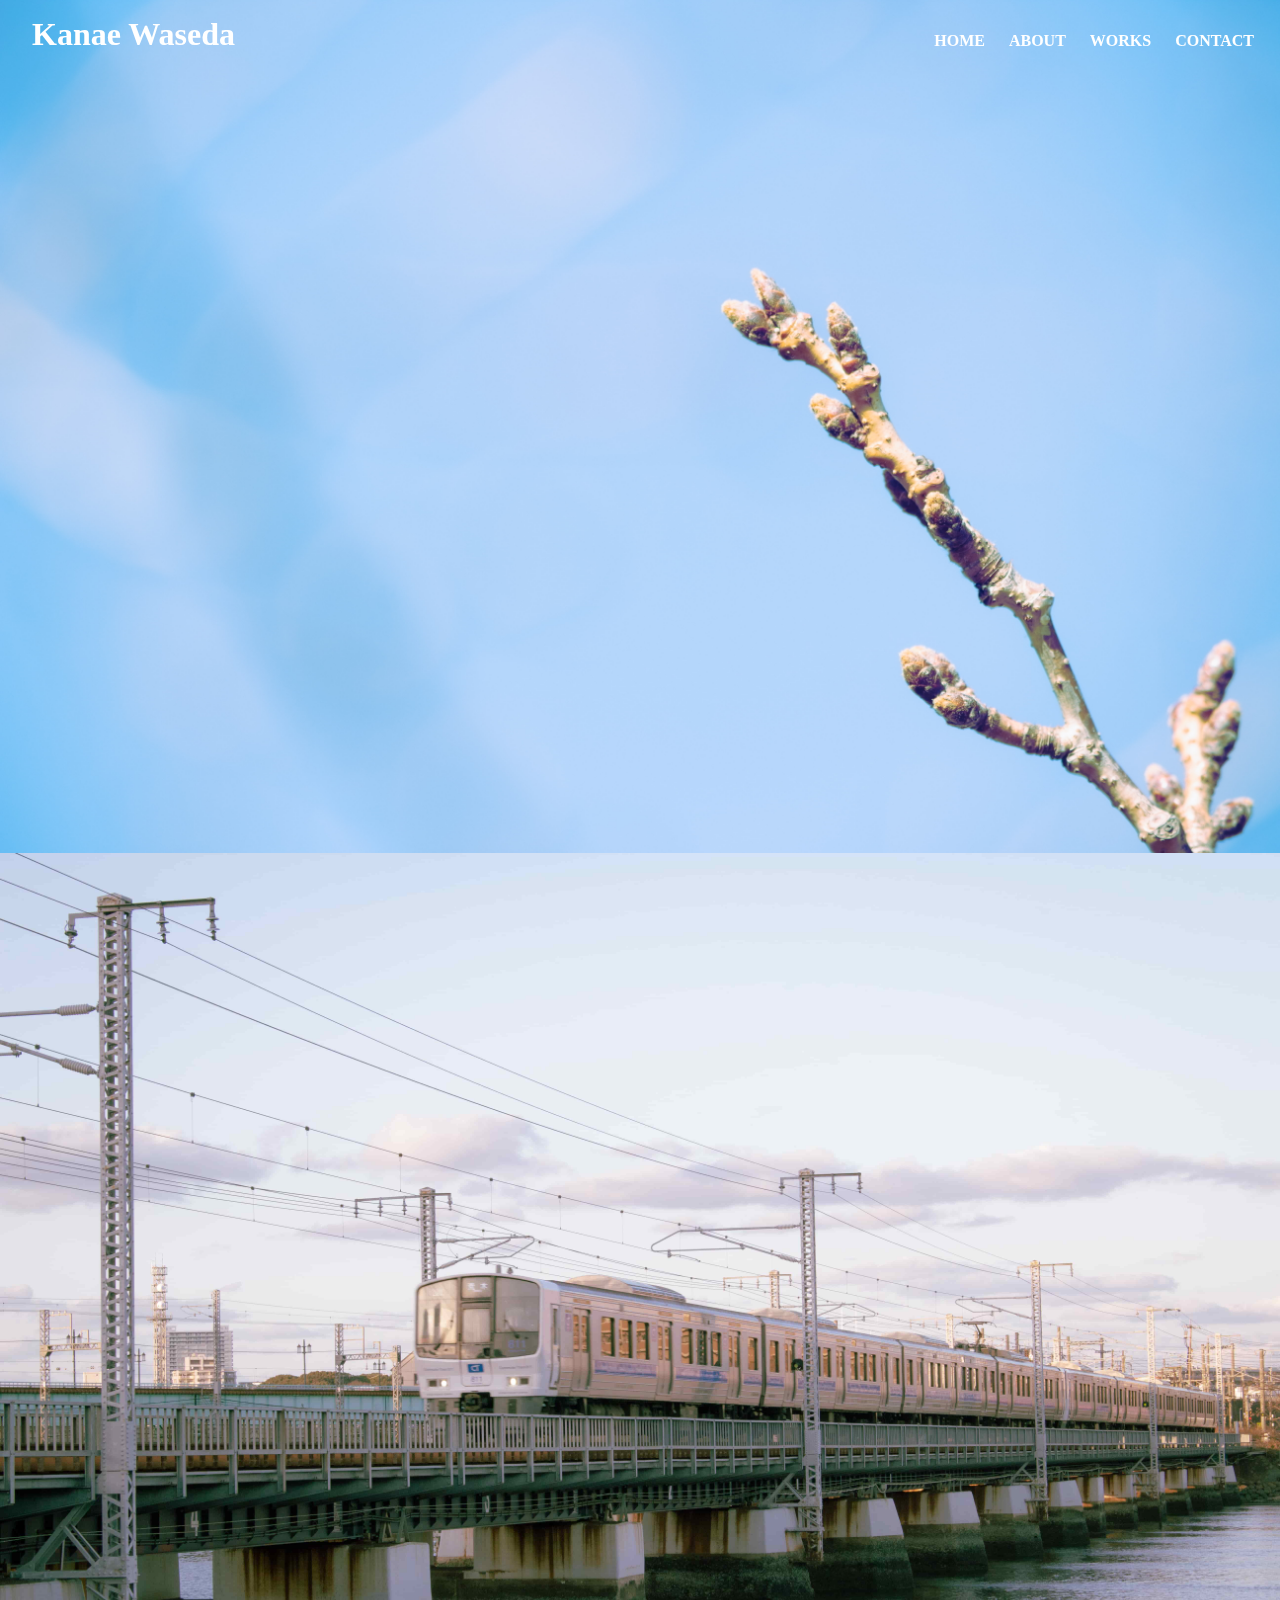
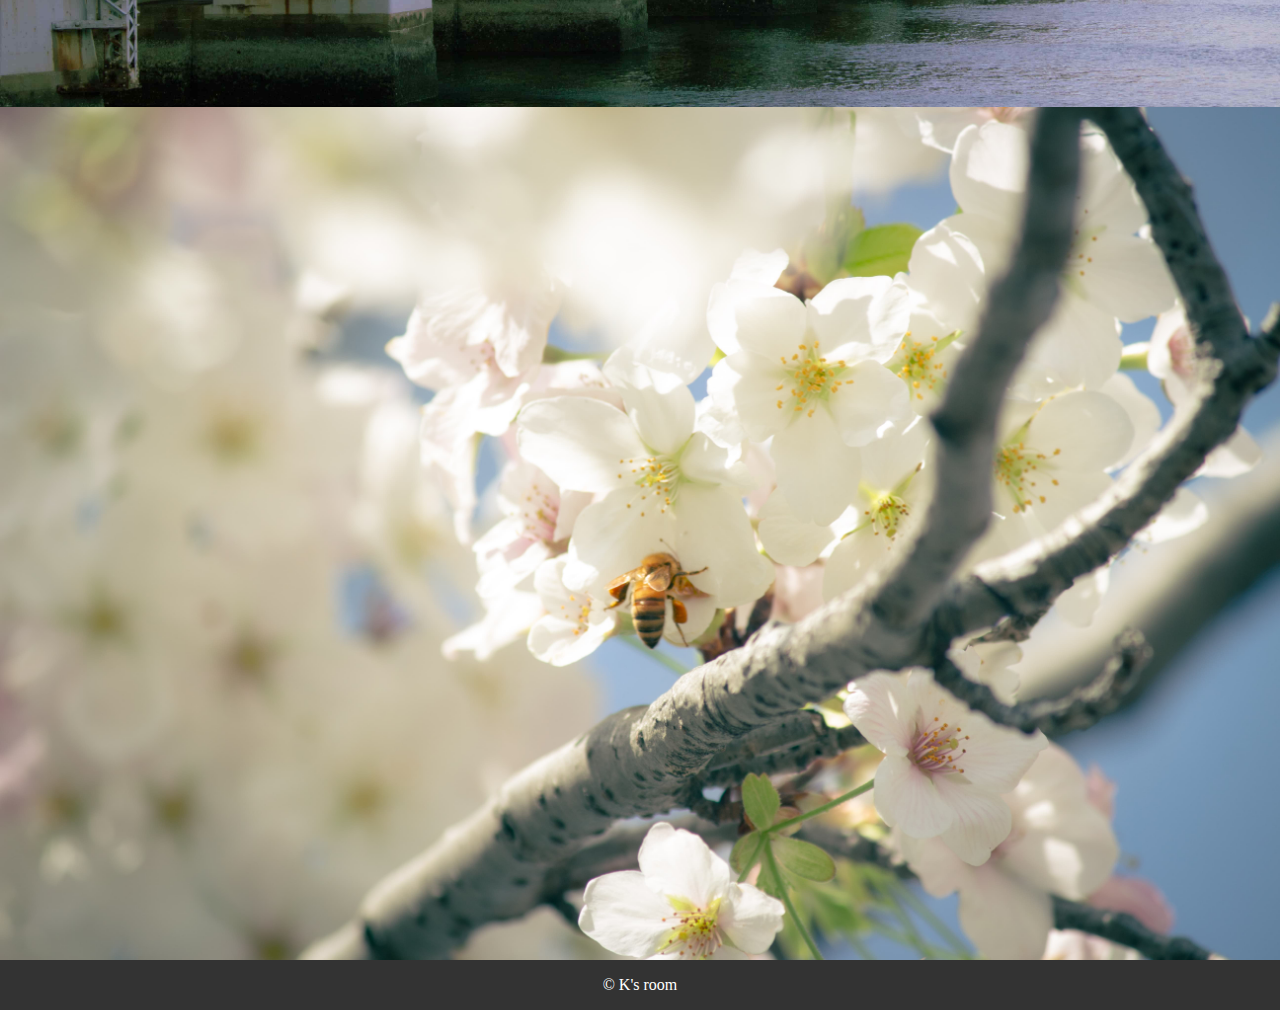
<file: index.html>
<!DOCTYPE html>

<html lang="ja">

<head>

    <meta charset="UTF-8">
    <meta name="viewport" content="width=device-width, initial-scale=1.0">
    <title>Home</title>
    <link rel="stylesheet" href="home.css">

</head>

<body>

    <div id="wrap">

        <header>
            <div class="sticky">
                <h1>Kanae Waseda</h1>

                <nav>

                    <ul>

                        <li><a href="../HOME/index.html">HOME</a></li>
                        <li><a href="./ABOUT/about.html">ABOUT</a></li>
                        <li><a href="./WORKS/works.html">WORKS</a></li>
                        <li><a href="./CONTACT/contact.html">CONTACT</a></li>

                    </ul>

                </nav>
            </div>

            <img src="images/03.jpg" alt="メインビジュアル">
            <img src="images/02.jpg" alt="メインビジュアル">
            <img src="images/01.jpg" alt="メインビジュアル">


        </header>

        <footer>

            <p>&copy; K's room </p>

        </footer>

    </div><!-- #wrap-->

</body>

</html>
</file>
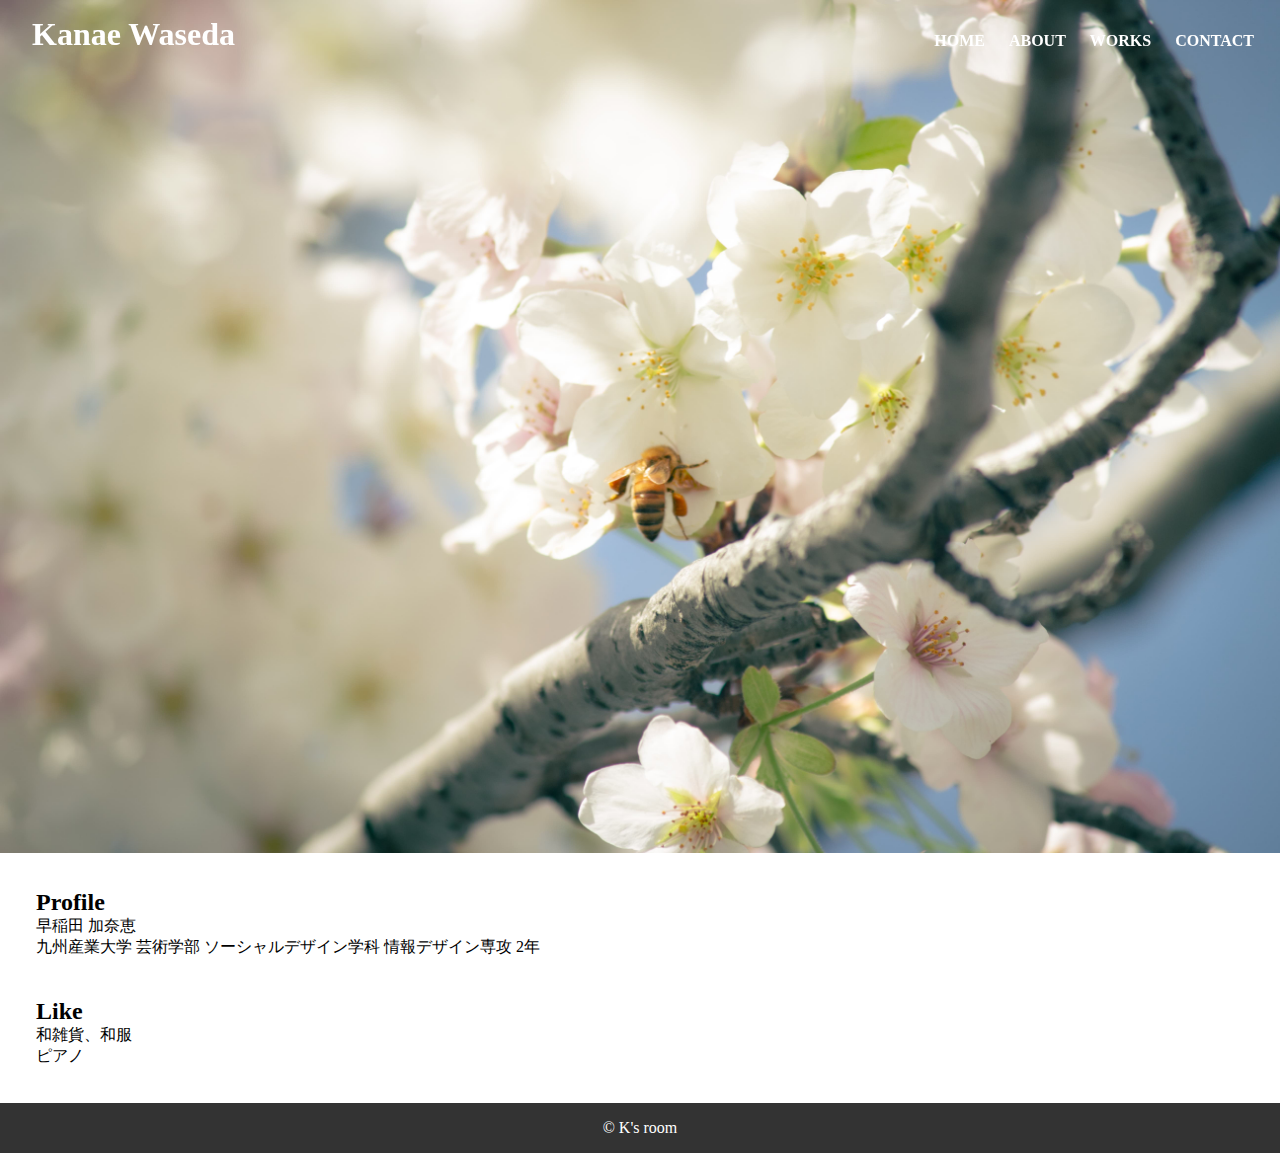
<file: ABOUT/about.html>
<!DOCTYPE html>

<html lang="ja">

<head>

    <meta charset="UTF-8">
    <meta name="viewport" content="width=device-width, initial-scale=1.0">
    <title>About</title>
    <link rel="stylesheet" href="about.css">

</head>

<body>

    <div id="wrap">

        <header>
            <div class="sticky">
                <h1>Kanae Waseda</h1>

                <nav>

                    <ul>

                        <li><a href="../index.html">HOME</a></li>
                        <li><a href="../ABOUT/about.html">ABOUT</a></li>
                        <li><a href="../WORKS/works.html">WORKS</a></li>
                        <li><a href="../CONTACT/contact.html">CONTACT</a></li>

                    </ul>

                </nav>
            </div>

            <img src="images/01.jpg" alt="メインビジュアル">

        </header>

        <main>

            <section>

                <h2>Profile</h2>
                <p>早稲田 加奈恵</p>
                <p>九州産業大学 芸術学部 ソーシャルデザイン学科 情報デザイン専攻 2年</p>

            </section>

            <section>

                <h2>Like</h2>
                <p>和雑貨、和服</p>
                <p>ピアノ</p>

            </section>

        </main>

        <footer>

            <p>&copy; K's room </p>

        </footer>

    </div><!-- #wrap-->

</body>

</html>
</file>
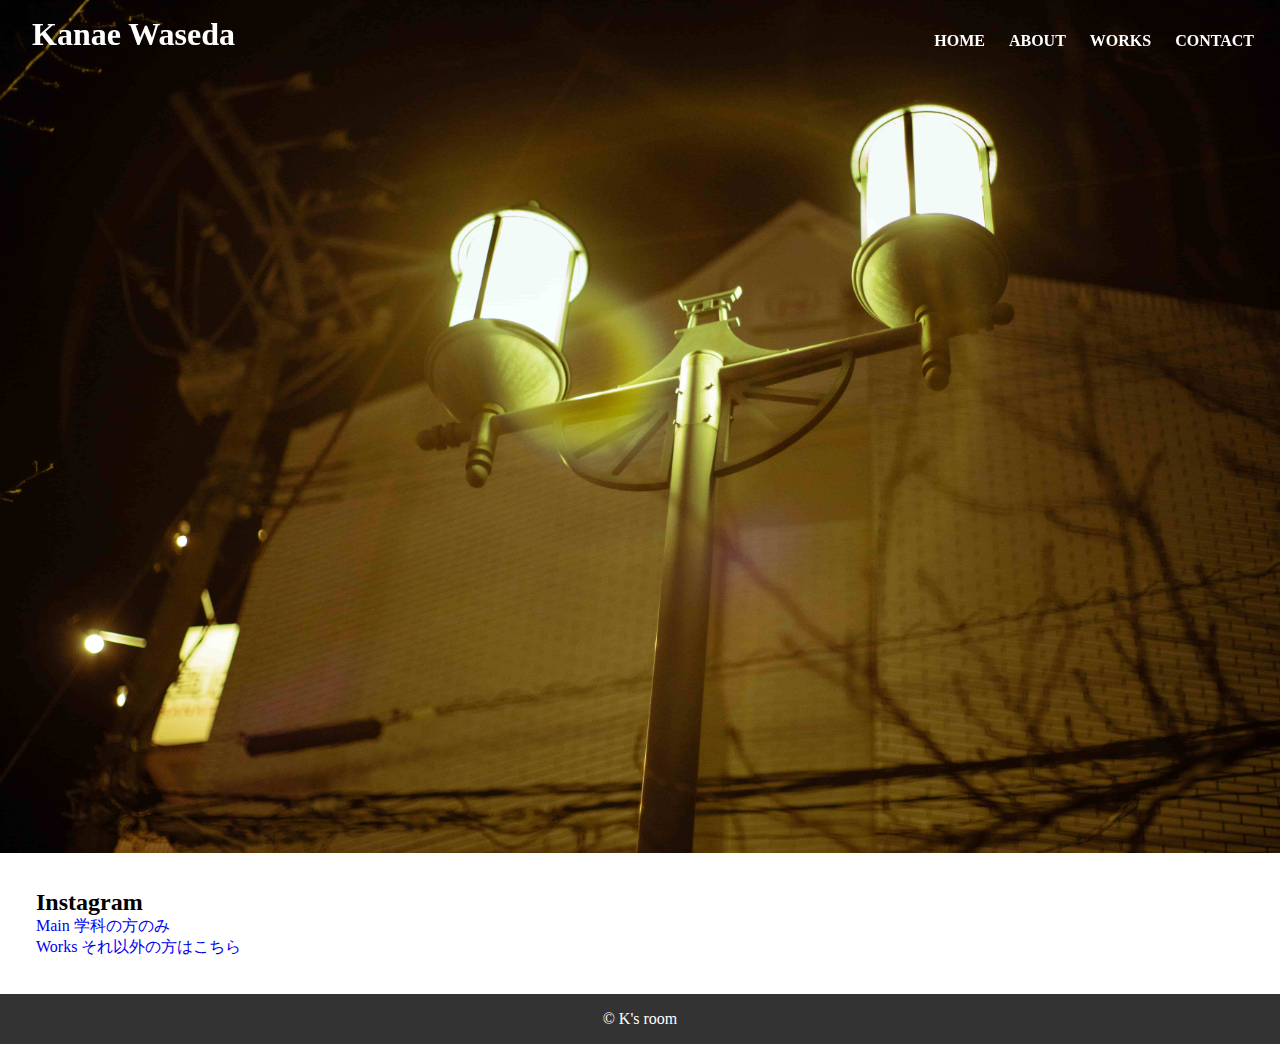
<file: CONTACT/contact.html>
<!DOCTYPE html>

<html lang="ja">

<head>

    <meta charset="UTF-8">
    <meta name="viewport" content="width=device-width, initial-scale=1.0">
    <title>Contact</title>
    <link rel="stylesheet" href="contact.css">

</head>

<body>

    <div id="wrap">

        <header>
            <div class="sticky">
                <h1>Kanae Waseda</h1>

                <nav>

                    <ul>

                        <li><a href="../index.html">HOME</a></li>
                        <li><a href="../ABOUT/about.html">ABOUT</a></li>
                        <li><a href="../WORKS/works.html">WORKS</a></li>
                        <li><a href="../CONTACT/contact.html">CONTACT</a></li>

                    </ul>

                </nav>
            </div>

            <img src="images/01.jpg" alt="メインビジュアル">

        </header>

        <main>

            <section>

                <h2>Instagram</h2>
                <p><a href="https://www.instagram.com/k_wcollege/">Main 学科の方のみ</a></p>
                <P><a href="https://www.instagram.com/yu_hi.822?igsh=bDRwczA2ZXY2bHBv">Works それ以外の方はこちら</a></P>

            </section>

        </main>

        <footer>

            <p>&copy; K's room </p>

        </footer>

    </div><!-- #wrap-->

</body>

</html>
</file>
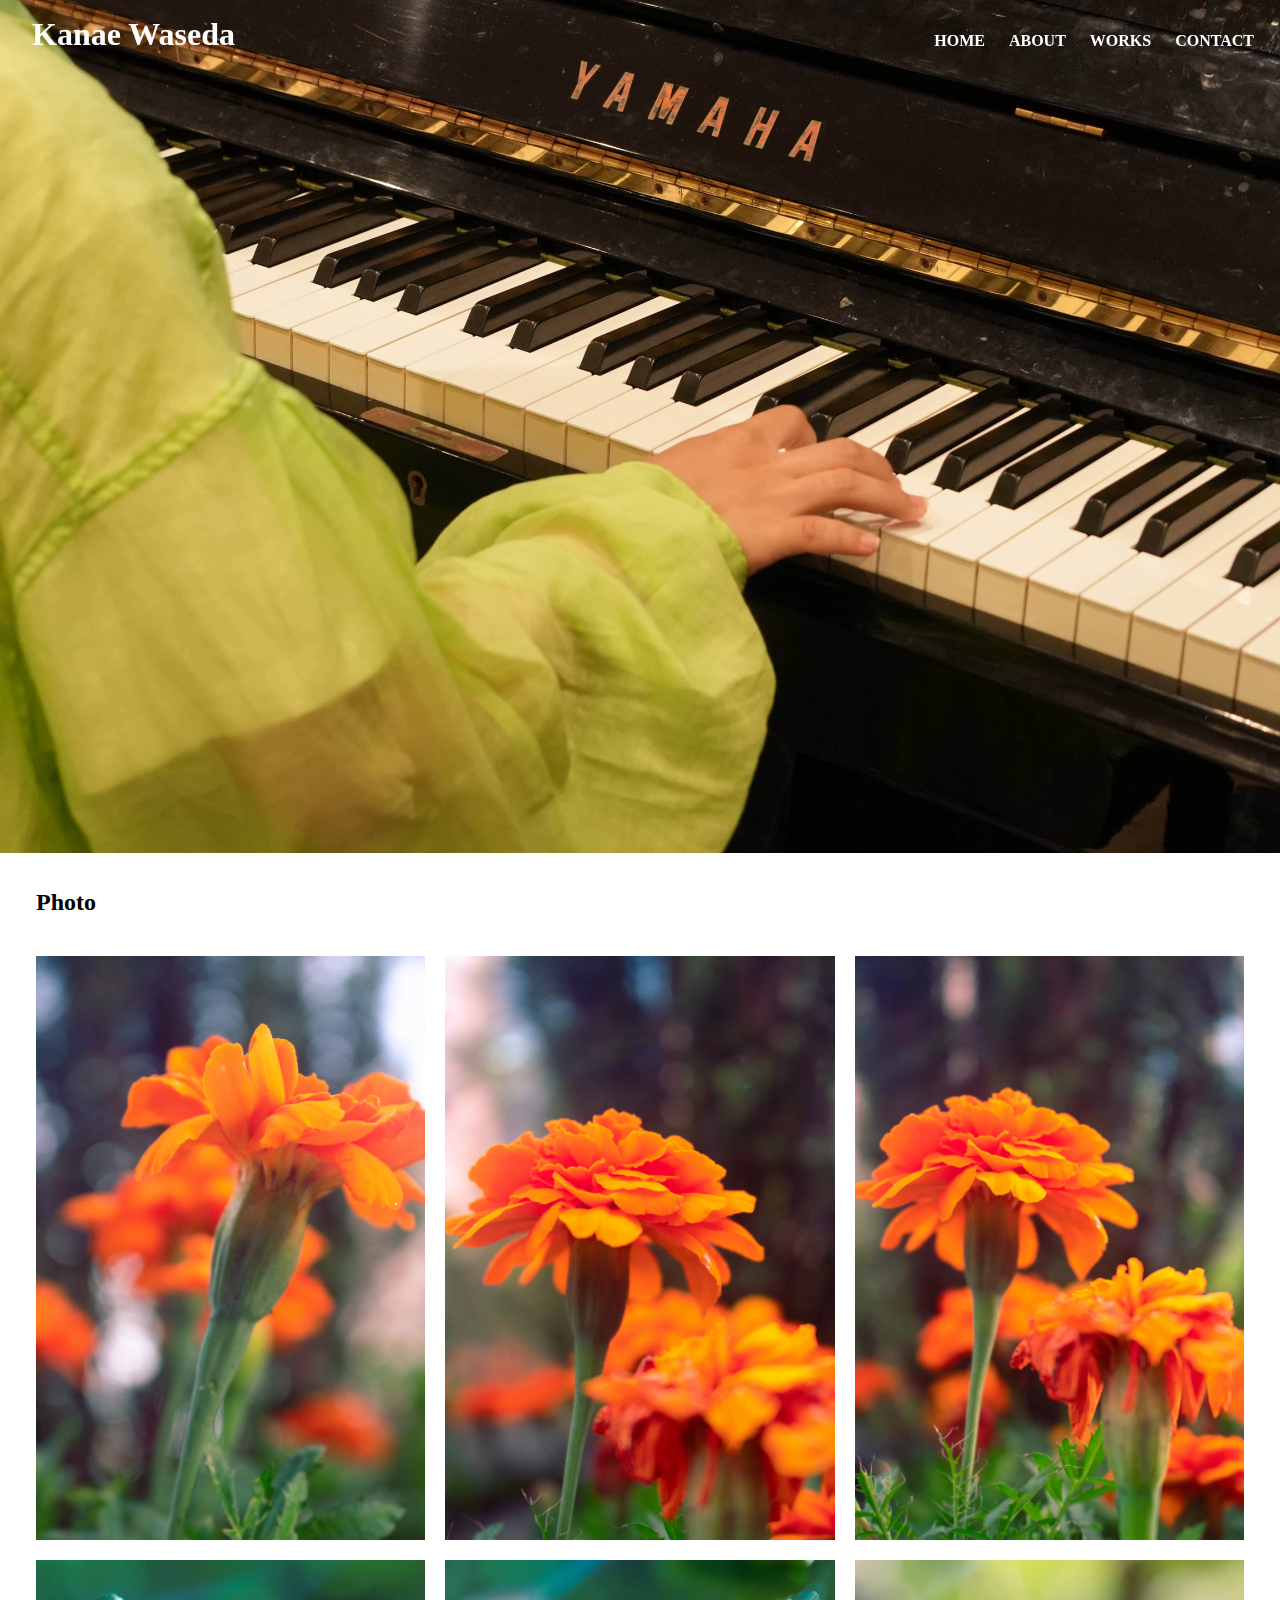
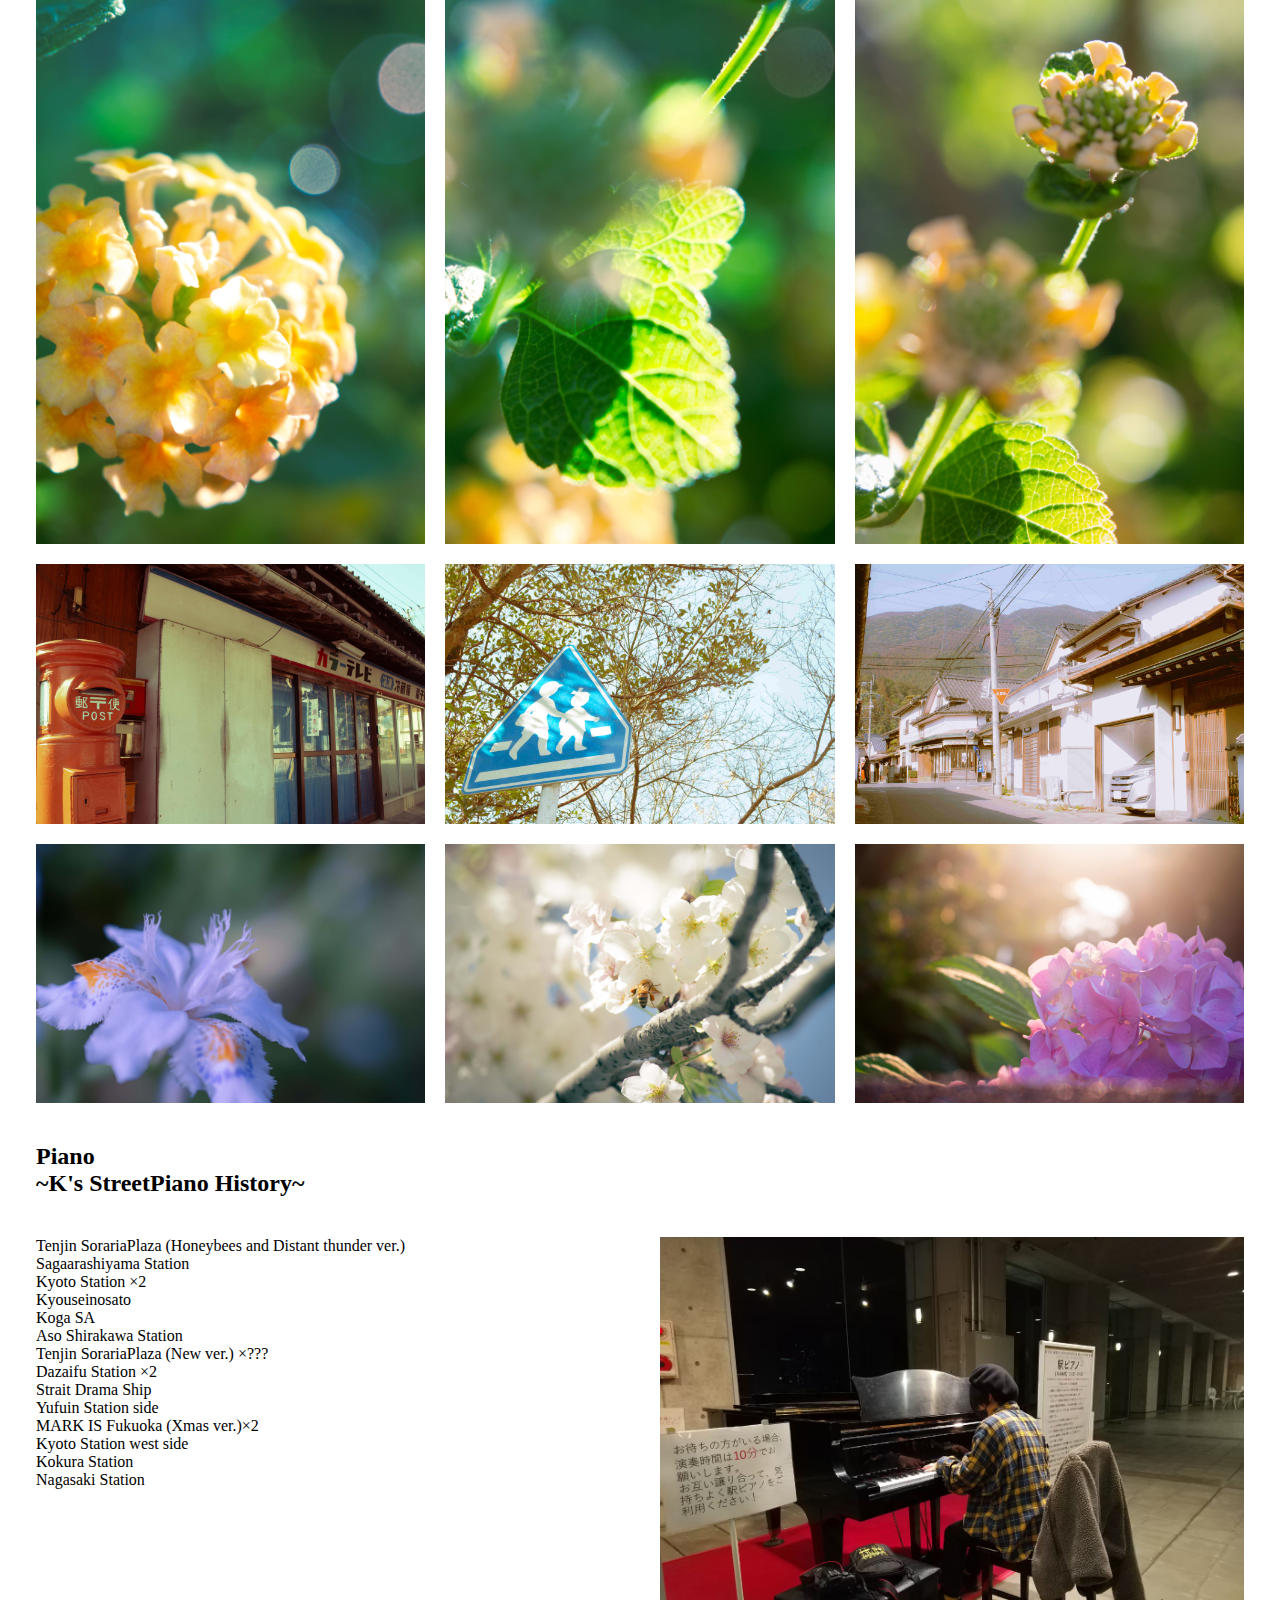
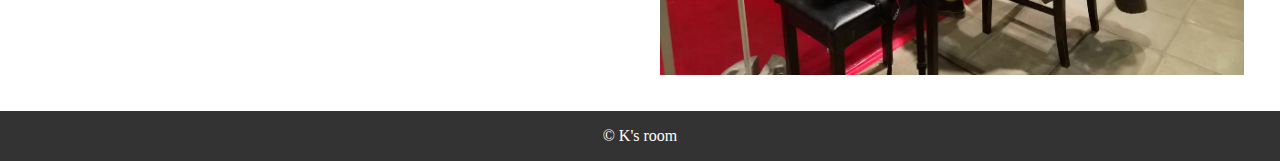
<file: WORKS/works.html>
<!DOCTYPE html>

<html lang="ja">

<head>

    <meta charset="UTF-8">
    <meta name="viewport" content="width=device-width, initial-scale=1.0">
    <title>Works</title>
    <link rel="stylesheet" href="works.css">

</head>

<body>

    <div id="wrap">

        <header>
            <div class="sticky">
                <h1>Kanae Waseda</h1>

                <nav>

                    <ul>

                        <li><a href="../index.html">HOME</a></li>
                        <li><a href="../ABOUT/about.html">ABOUT</a></li>
                        <li><a href="../WORKS/works.html">WORKS</a></li>
                        <li><a href="../CONTACT/contact.html">CONTACT</a></li>

                    </ul>

                </nav>
            </div>

            <img src="images/08.jpg" alt="メインビジュアル">

        </header>

        <main>

            <section class="sec01">

                <h2>Photo</h2>

            </section>

            <section class="sec02">

                <div class="container">

                    <img src="images/02.jpg" alt="">
                    <img src="images/03.jpg" alt="">
                    <img src="images/04.jpg" alt="">
                    <img src="images/05.jpg" alt="">
                    <img src="images/06.jpg" alt="">
                    <img src="images/07.jpg" alt="">
                    <img src="images/09.jpg" alt="">
                    <img src="images/10.jpg" alt="">
                    <img src="images/11.jpg" alt="">
                    <img src="images/12.jpg" alt="">
                    <img src="images/13.jpg" alt="">
                    <img src="images/14.jpg" alt="">

                </div>

            </section>

            <section class="sec03">

                <h2>Piano</h2>
                <h2>~K's StreetPiano History~</h2>

            </section>

            <section class="sec04">

                <p>Tenjin SorariaPlaza (Honeybees and Distant thunder ver.)</p>
                <p>Sagaarashiyama Station</p>
                <p>Kyoto Station ×2</p>
                <p>Kyouseinosato</p>
                <p>Koga SA</p>
                <p>Aso Shirakawa Station</p>
                <p>Tenjin SorariaPlaza (New ver.) ×???</p>
                <p>Dazaifu Station ×2</p>
                <p>Strait Drama Ship</p>
                <p>Yufuin Station side</p>
                <p>MARK IS Fukuoka (Xmas ver.)⁡⁡×2</p>
                <p>Kyoto Station west side</p>
                <p>Kokura Station</p>
                <p>Nagasaki Station</p>

            </section>

            <section class="sec05">

                <img src="images/15.jpg" alt="">

            </section>

        </main>

        <footer>

            <p>&copy; K's room </p>

        </footer>

    </div><!-- #wrap-->

</body>

</html>
</file>
<file: home.css>
@charset "UTF-8";

* {

    margin: 0;
    padding: 0;
    list-style: none;
    text-decoration: none;
    box-sizing: border-box;

}

img {

    width: 100%;
    height: auto;
    vertical-align: bottom;

}

header {

    /*background: #EEE;*/
    position: relative;

}

header h1 {

    /*text-align: center;*/
    padding: 1rem;
    position: absolute;
    top: 0;
    left: 1rem;
    color: #ffffff;

}

nav {

    position: absolute;
    top: 2rem;
    right: 1rem;

}

nav ul {

    padding-bottom: 1rem;
    margin: 0;
    text-align: center;

}

nav ul li {

    display: inline-block;
    margin: 0 10px;

}

nav ul li a {

    font-weight: bold;
    color: #ffffff;

}

body {

    height: 100%;

}

#wrap {

    display: flex;
    flex-direction: column;
    min-height: 100vh;

}

section {

    background: #FFF;
    padding: 20px;

}

.sticky {

    position: sticky;
    top: 0;
    width: 100%;
    z-index: 1000;

}

footer {

    background: #333;
    color: #FFF;
    text-align: center;
    padding: 1rem;
    width: 100%;

}
</file>
<file: ABOUT/about.css>
@charset "UTF-8";

* {

    margin: 0;
    padding: 0;
    list-style: none;
    text-decoration: none;
    box-sizing: border-box;

}

img {

    width: 100%;
    height: auto;
    vertical-align: bottom;

}

header {

    /*background: #EEE;*/
    position: relative;

}

header h1 {

    /*text-align: center;*/
    padding: 1rem;
    position: absolute;
    top: 0;
    left: 1rem;
    color: #ffffff;

}

nav {

    position: absolute;
    top: 2rem;
    right: 1rem;

}

nav ul {

    padding-bottom: 1rem;
    margin: 0;
    text-align: center;

}

nav ul li {

    display: inline-block;
    margin: 0 10px;

}

nav ul li a {

    font-weight: bold;
    color: #ffffff;

}

body {

    height: 100%;

}

#wrap {

    display: flex;
    flex-direction: column;
    min-height: 100vh;

}

main {

    padding: 1rem;
    flex-grow: 1;
    
}

section {

    background: #FFF;
    padding: 20px;

}

.sticky {

    position: sticky;
    top: 0;
    width: 100%;
    z-index: 1000;

}

footer {

    background: #333;
    color: #FFF;
    text-align: center;
    padding: 1rem;
    width: 100%;

}
</file>
<file: CONTACT/contact.css>
@charset "UTF-8";

* {

    margin: 0;
    padding: 0;
    list-style: none;
    text-decoration: none;
    box-sizing: border-box;

}

img {

    width: 100%;
    height: auto;
    vertical-align: bottom;

}

header {

    /*background: #EEE;*/
    position: relative;

}

header h1 {

    /*text-align: center;*/
    padding: 1rem;
    position: absolute;
    top: 0;
    left: 1rem;
    color: #ffffff;

}

nav {

    position: absolute;
    top: 2rem;
    right: 1rem;

}

nav ul {

    padding-bottom: 1rem;
    margin: 0;
    text-align: center;

}

nav ul li {

    display: inline-block;
    margin: 0 10px;

}

nav ul li a {

    font-weight: bold;
    color: #ffffff;

}

body {

    height: 100%;

}

#wrap {

    display: flex;
    flex-direction: column;
    min-height: 100vh;

}

main {

    padding: 1rem;
    flex-grow: 1;
    
}

section {

    background: #FFF;
    padding: 20px;

}

.sticky {

    position: sticky;
    top: 0;
    width: 100%;
    z-index: 1000;

}

footer {

    background: #333;
    color: #FFF;
    text-align: center;
    padding: 1rem;
    width: 100%;

}
</file>
<file: WORKS/works.css>
@charset "UTF-8";

* {

    margin: 0;
    padding: 0;
    list-style: none;
    text-decoration: none;
    box-sizing: border-box;

}

img {

    width: 100%;
    height: auto;
    vertical-align: bottom;

}

header {

    /*background: #EEE;*/
    position: relative;

}

header h1 {

    /*text-align: center;*/
    padding: 1rem;
    position: absolute;
    top: 0;
    left: 1rem;
    color: #ffffff;

}

nav {

    position: absolute;
    top: 2rem;
    right: 1rem;

}

nav ul {

    padding-bottom: 1rem;
    margin: 0;
    text-align: center;

}

nav ul li {

    display: inline-block;
    margin: 0 10px;

}

nav ul li a {

    font-weight: bold;
    color: #ffffff;

}

body {

    height: 100%;

}

#wrap {

    display: flex;
    flex-direction: column;
    min-height: 100vh;

}

main {

    padding: 1rem;
    flex-grow: 1;
    display: grid;
    grid-template-columns: 1fr 1fr;

}

section {

    background: #FFF;
    padding: 20px;

}

.container {
    /* display: flex; */
    display: grid;
    grid-template-columns: 1fr 1fr 1fr;
    gap: 20px;
}

/* 
  .column-img {
    flex: 1;
  }
  
  .column-text {
    flex: 2;
  }
   */

.sticky {

    position: sticky;
    top: 0;
    width: 100%;
    z-index: 1000;

}

footer {

    background: #333;
    color: #FFF;
    text-align: center;
    padding: 1rem;
    width: 100%;

}

.sec01 {
    grid-row-start: 1;
    grid-row-end: 2;
    grid-column-start: 1;
    grid-column-end: 3;
}

.sec02 {
    grid-row-start: 2;
    grid-row-end: 3;
    grid-column-start: 1;
    grid-column-end: 3;
}

.sec03 {
    grid-row-start: 3;
    grid-row-end: 4;
    grid-column-start: 1;
    grid-column-end: 3;
}

.sec04 {
    grid-row-start: 4;
    grid-row-end: 5;
    grid-column-start: 1;
    grid-column-end: 2;
}

.sec05 {
    grid-row-start: 4;
    grid-row-end: 5;
    grid-column-start: 2;
    grid-column-end: 3;
}
</file>
